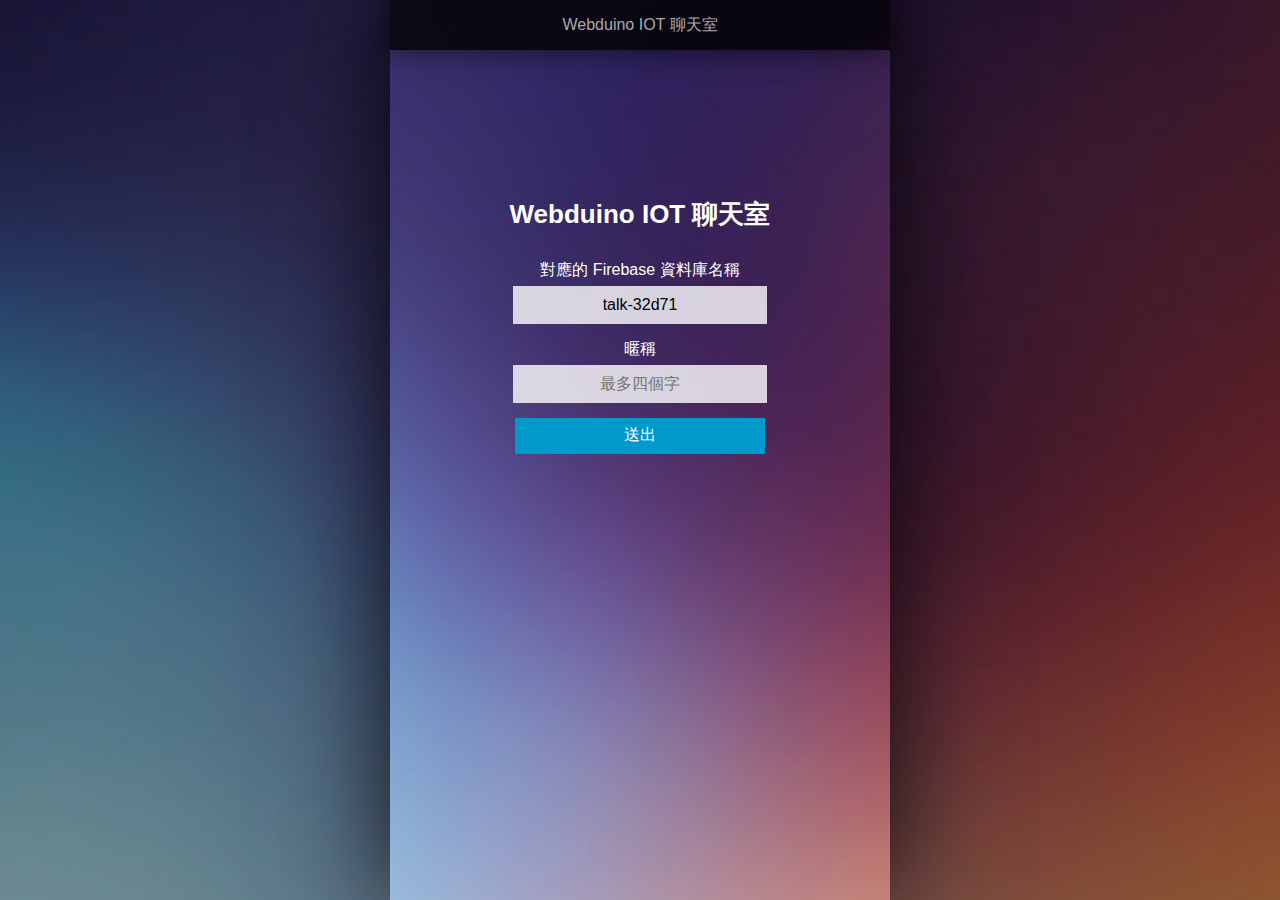
<file: index.html>
<!DOCTYPE html>
<html lang="en">

<head>
  <meta name=viewport content="width=device-width, initial-scale=1, maximum-scale=1, user-scalable=no">
  <meta charset="UTF-8">
  <title>Firebase Webduino IM</title>
  <link rel="stylesheet" href="style.css">
  <script src="https://cdn.firebase.com/js/client/2.0.2/firebase.js"></script>
</head>

<body>
  <div id="content">
    <header>Webduino IOT 聊天室
    </header>
    <div id="init">
      <h1>Webduino IOT 聊天室</h1>
      <span>對應的 Firebase 資料庫名稱</span>
      <br/>
      <input type="text" id="init-input" value="talk-32d71">
      <br/>
      <span>暱稱</span>
      <br/>
      <input type="text" id="init-name-input"  maxlength="4" placeholder="最多四個字">
      <br/>
      <button id="init-btn">送出</button>
      <br/>
      <i id="init-note"></i>
    </div>
    <div id="input">
      <span id="n">訊息</span> :
      <input type="text" id="m">
      <br/>
      <button id="b">送出</button>
    </div>
    <div id="s"></div>
  </div>
</body>
<script src="main.js"></script>
</html>
</file>
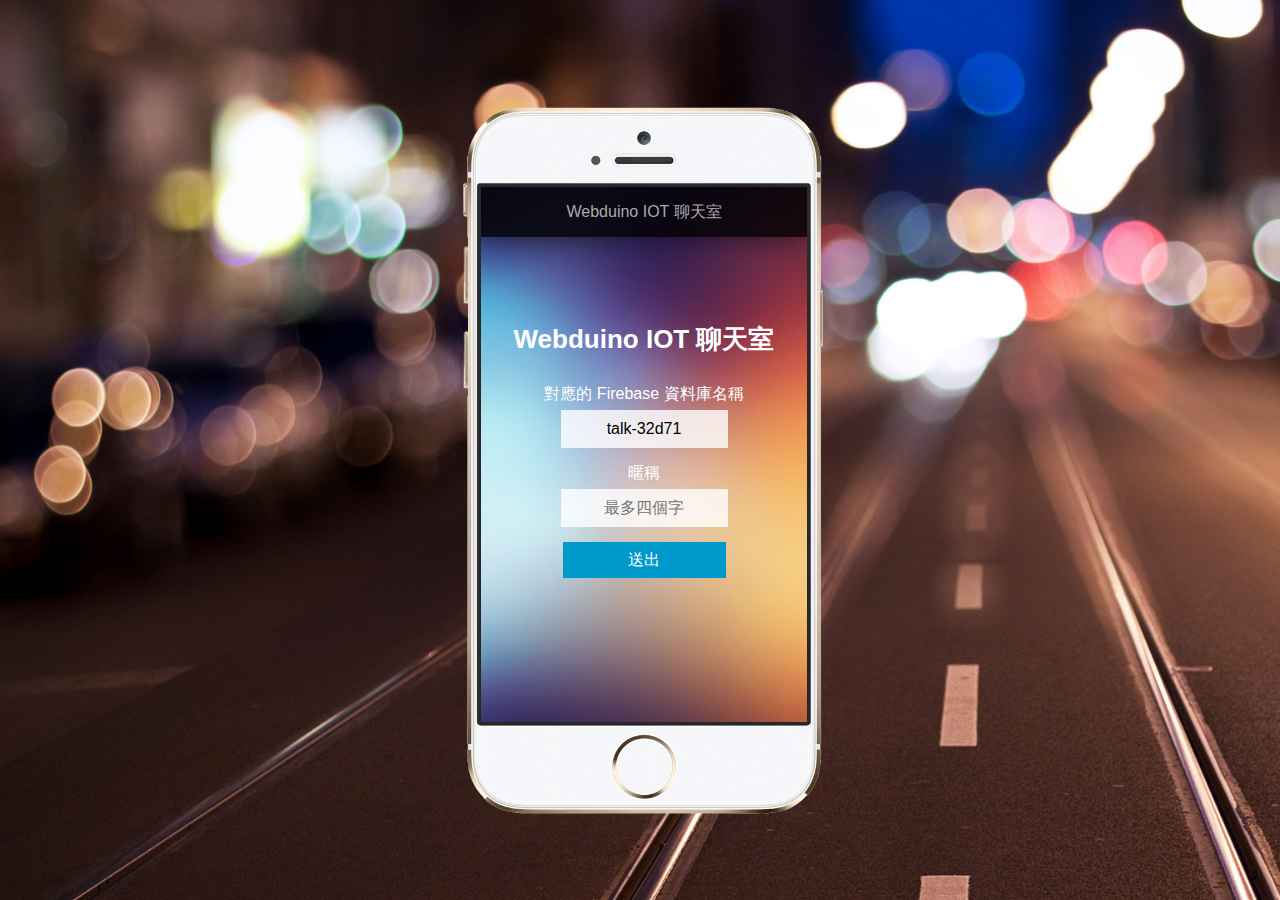
<file: iphone.html>
<!DOCTYPE html>
<html lang="en">
<head>
	<meta charset="UTF-8">
	<title>webduino-iphone-im</title>
	<style>
		body, html{
			height:100%;
			margin:0;
			padding:0;
		}
		body{
			background-image:url(bg-street.jpg);
			background-size:cover;
 		  background-attachment: fixed;
 		  text-align: center;
		}
		body:before{
			content:'';
			width:1px;
			height:100%;
			display:inline-block;
			vertical-align: middle;
		}
		#iphone{
			display:inline-block;
			position:relative;
			width:360px;
			height:707px;
			background-image:url(iphone6.png);
			background-size:cover;
			margin:20px auto 0;
			vertical-align: middle;
		}
		#iphone iframe{
			position:absolute;
			top:80px;
			left:18px;
			height:535px;
			width:326px;
			border:none;
		}
	</style>
</head>
<body>
	<div id="iphone">
		<iframe src="index.html"></iframe>
	</div>
</body>
</html>
</file>
<file: style.css>
html,
body {
  font-family: 'Arial';
  height: 100%;
  margin: 0;
  padding: 0;
}

body {
  font-size: 16px;
  background-image: url(bg2.jpg);
  background-size: cover;
  background-attachment: fixed;
  color: #fff;
}

header{
  position:absolute;
  top:0;
  left:0;
  width:100%;
  z-index:100;
  height:50px;
  line-height: 50px;
  background:rgba(0,0,0,.8);
  color:#aaa;
  text-align:center;
  box-shadow: rgba(0,0,0,.6) 0 0 30px;
}

div {
  box-sizing: border-box;
}

h1{
  font-size:26px;
}

#init{
  width:100%;
  padding-top:36%;
  text-align:center;
  font-size:16px;
}

#init span{
  display:inline-block;
  margin-top:10px;
}

#init-input, #init-name-input{
  height:36px;
  width:50%;
  margin:5px 0;
  border:none;
  background:rgba(255,255,255,.8);
  font-size:16px;
  text-align:center;
}

#init-btn{
  margin-top:10px;
  height:36px;
  width:50%;
  border:none;
  background:#09c;
  font-size:16px;
  color:#fff;
}

#init-note{
  display:inline-block;
  color:#f00;
  text-align:center;
  margin-top:10px;
}

#content {
  position: relative;
  width: 100%;
  max-width: 500px;
  height: 100%;
  margin: 0 auto;
  box-shadow: rgba(0, 0, 0, .8) 0 0 100px;
  background-image: url(bg.jpg);
  background-size: cover;
  background-attachment: fixed;
}

#input {
  display:none;
  position: absolute;
  bottom: 0;
  left: 0;
  padding: 12px;
  width: 100%;
  background: rgba(0, 0, 0, .6);
  color: #fff;
  box-shadow: #000 0 0px 30px, rgba(0, 0, 0, .3) 0 -1px 0;
  z-index: 10;
}

#m {
  margin: 5px;
  height: 24px;
  font-size: 16px;
  width: calc(100% - 130px);
  background: rgba(0, 0, 0, .5);
  border: none;
  border: 1px solid #555;
  color: #fff;
  padding:3px 8px;
}

#n{
  display:inline-block;
  margin-bottom: -3px;
  width:36px;
  text-align: right;
  overflow: hidden;
  text-overflow:ellipsis;
  white-space:nowrap;
}

#b {
  position: absolute;
  font-size: 15px;
  padding:7px 10px;
  right: 12px;
  top: 16px;
  background: rgba(0, 0, 0, .5);
  color: #fff;
  border: 1px solid #555;
}

#s {
  display:none;
  width: 100%;
  padding:60px 10px 10px;
  overflow: auto;
}
#s::-webkit-scrollbar {
  width:5px;
}
#s::-webkit-scrollbar-track {
  background:rgba(255,255,255,.1);
  border-radius: 5px;
}
#s::-webkit-scrollbar-thumb {
  background:rgba(255,255,255,.2);
  border-radius: 2px;
}

.u1,
.u2 {
  position: relative;
  padding: 10px;
  width: 100%;
  text-shadow:rgba(0,0,0,.6) 0 0 5px;
}

.u1 {
  text-align: right;
}

.u1 b,
.u2 b {
  display:inline-block;
  max-width:70px;
  vertical-align: top;
  padding-top:20px;
  text-align: left;
  font-weight: normal;
}

.u1 b {
  max-width:96px;
  text-align: right;
}

.u1 i,
.u2 i {
  position: absolute;
  top: 0;
  left: 10px;
  font-size: 12px;
  opacity: .3;
  text-shadow:none;
}

.u1 i {
  left: auto;
  right: 10px;
}

.u1 .u1t {
  position: relative;
  display: inline-block;
  color: #fff;
  background: #09c;
  padding: 10px;
  border-radius: 5px;
  margin-right: 15px;
  margin-top: 10px;
  text-shadow:none;
  box-shadow: rgba(0,0,0,.3) -2px 2px 5px;
  max-width:calc(100% - 135px);
  word-wrap:break-word;
  text-align: left;
  vertical-align: top;
}

.u1 .u1t:before {
  position: absolute;
  content: '';
  width: 0;
  height: 0;
  top:12px;
  right: -16px;
  border-width: 5px 8px;
  border-color: transparent transparent transparent #09c;
  border-style: solid;
}

.u2 .u2t {
  position: relative;
  display: inline-block;
  color: #000;
  background: rgba(255, 255, 255, .7);
  padding: 10px;
  border-radius: 5px;
  margin-left: 10px;
  margin-top: 10px;
  text-shadow:none;
  box-shadow: rgba(0,0,0,.3) 2px 2px 5px;
  max-width:calc(100% - 105px);
  word-wrap:break-word;
  text-align: left;
  vertical-align: top;
}

.u2 .u2t:before {
  position: absolute;
  top:12px;
  left: -16px;
  content: '';
  width: 0;
  height: 0;
  border-width: 5px 8px;
  border-color: transparent #fff transparent transparent;
  border-style: solid;
  opacity: .7;
}
</file>
